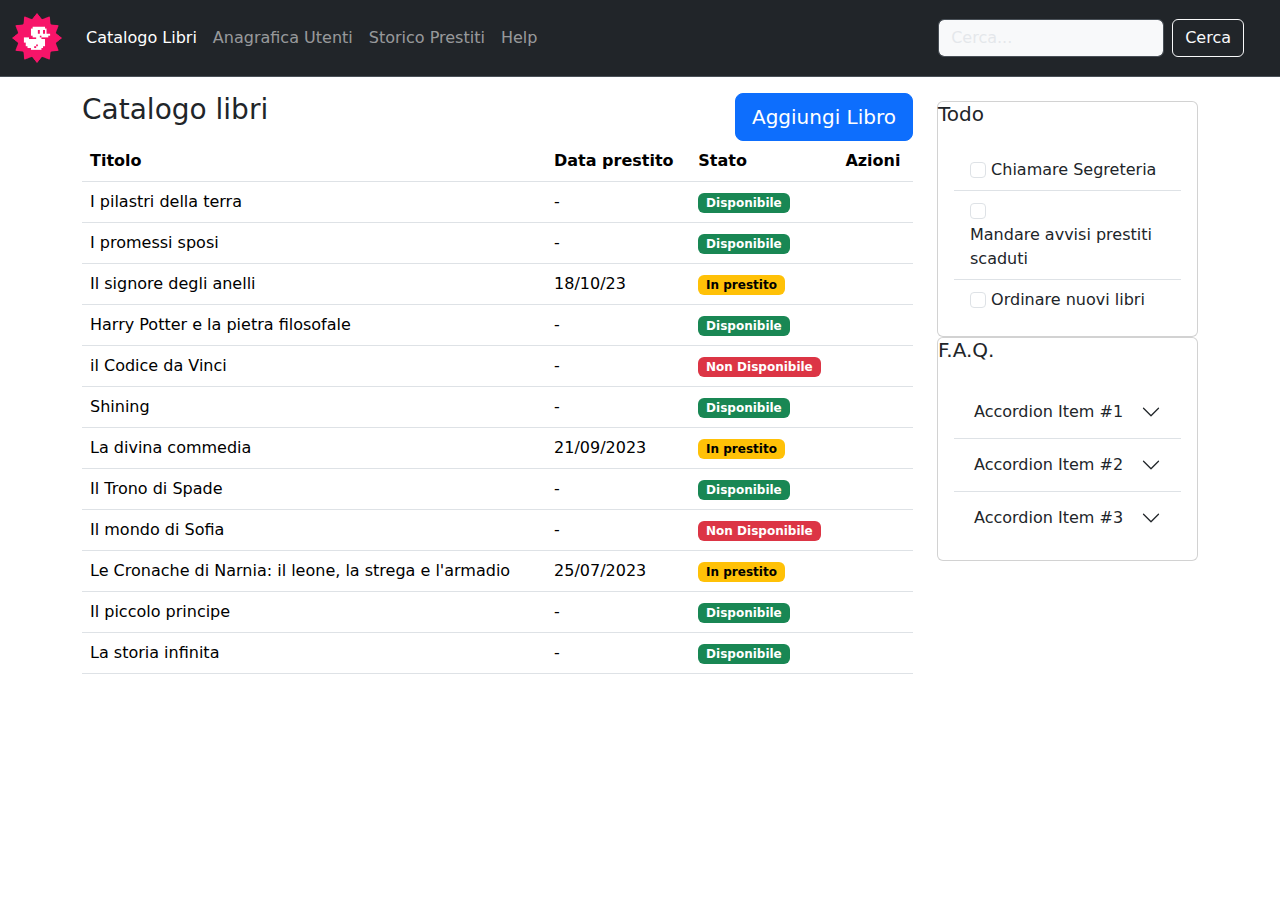
<file: index.html>
<!doctype html>
<html lang="en">
  <head>
    <meta charset="utf-8">
    <meta name="viewport" content="width=device-width, initial-scale=1">
    <title>Bootstrap demo</title>
    <link href="https://cdn.jsdelivr.net/npm/bootstrap@5.3.3/dist/css/bootstrap.min.css" rel="stylesheet" integrity="sha384-QWTKZyjpPEjISv5WaRU9OFeRpok6YctnYmDr5pNlyT2bRjXh0JMhjY6hW+ALEwIH" crossorigin="anonymous">
  </head>
  <body>

    <header>
        <nav class="navbar navbar-expand-xl bg-dark border-bottom border-body" data-bs-theme="dark">
            <div class="container-fluid">
                <a class="navbar-brand" href="#"    >
                    <img src="img/duck.png" alt="pink duck logo" width="50" height="50" class="d-inline-block align-text-center">
                </a>
            <div class="collapse navbar-collapse" id="navbarSupportedContent">
                <ul class="navbar-nav me-auto mb-2 mb-lg-0">
                <li class="nav-item">
                    <a class="nav-link active" aria-current="page" href="#">Catalogo Libri</a>
                </li>
                <li class="nav-item">
                    <a class="nav-link" href="create-user.html">Anagrafica Utenti</a>
                </li>
                <li class="nav-item">
                    <a class="nav-link" href="#">Storico Prestiti</a>
                </li>
                <li class="nav-item">
                    <a class="nav-link" href="#">Help</a>
                </li>
                </ul>
                <form class="d-flex" role="search">
                <input class="form-control me-2 bg-light text-dark" type="search" placeholder="Cerca..." aria-label="Search">
                <button class="btn btn-outline-light" type="submit">Cerca</button>
                </form>
            </div>
            <div class="collapse" id="navbarToggleExternalContent" data-bs-theme="dark" >
                <div class="bg-dark p-4">
                  <h5 class="text-body-emphasis h4">Collapsed content</h5>
                  <span class="text-body-secondary">Toggleable via the navbar brand.</span>
                </div>
              </div>
              <nav class="navbar navbar-dark bg-dark">
                <div class="container-fluid">
                  <button class="navbar-toggler" type="button" data-bs-toggle="collapse" data-bs-target="#navbarToggleExternalContent" aria-controls="navbarToggleExternalContent" aria-expanded="false" aria-label="Toggle navigation">
                    <span class="navbar-toggler-icon"></span>
                  </button>
                </div>
              </nav>
            </div>
        </nav>
    </header>

    <div class="container">
        <div class="row">

            <main class="col-12 col-xl-9 py-3">
                <div class="d-flex justify-content-between">
                    <h3>Catalogo libri</h3>
                    <button type="button" class="btn btn-primary btn-lg">Aggiungi Libro</button>
                </div>

                <div class="table">
                    <table class="table">
                        <thead>
                          <tr>
                            <th scope="col">Titolo</th>
                            <th scope="col">Data prestito</th>
                            <th scope="col">Stato</th>
                            <th scope="col">Azioni</th>
                          </tr>
                        </thead>
                        <tbody>
                          <tr>
                            <td>I pilastri della terra</td>
                            <td>-</td>
                            <td><span class="badge text-bg-success">Disponibile</span></td>
                            <td></td>
                          </tr>
                          <tr>
                            <td>I promessi sposi</td>
                            <td>-</td>
                            <td><span class="badge text-bg-success">Disponibile</span></td>
                            <td></td>
                          </tr>
                          <tr>
                            <td>Il signore degli anelli</td>
                            <td>18/10/23</td>
                            <td><span class="badge text-bg-warning">In prestito</span></td>
                            <td></td>
                          </tr>
                          <tr>
                            <td>Harry Potter e la pietra filosofale</td>
                            <td>-</td>
                            <td><span class="badge text-bg-success">Disponibile</span></td>
                            <td></td>
                          </tr>
                          <tr>
                            <td>il Codice da Vinci</td>
                            <td>-</td>
                            <td><span class="badge text-bg-danger">Non Disponibile</span></td>
                            <td></td>
                          </tr>
                          <tr>
                            <td>Shining</td>
                            <td>-</td>
                            <td><span class="badge text-bg-success">Disponibile</span></td>
                            <td></td>
                          </tr>
                          <tr>
                            <td>La divina commedia</td>
                            <td>21/09/2023</td>
                            <td><span class="badge text-bg-warning">In prestito</span></td>
                            <td></td>
                          </tr>
                          <tr>
                            <td>Il Trono di Spade</td>
                            <td>-</td>
                            <td><span class="badge text-bg-success">Disponibile</span></td>
                            <td></td>
                          </tr>
                          <tr>
                            <td>Il mondo di Sofia</td>
                            <td>-</td>
                            <td><span class="badge text-bg-danger">Non Disponibile</span></td>
                            <td></td>
                          </tr>
                          <tr>
                            <td>Le Cronache di Narnia: il leone, la strega e l'armadio</td>
                            <td>25/07/2023</td>
                            <td><span class="badge text-bg-warning">In prestito</span></td>
                            <td></td>
                          </tr>
                          <tr>
                            <td>Il piccolo principe</td>
                            <td>-</td>
                            <td><span class="badge text-bg-success">Disponibile</span></td>
                            <td></td>
                          </tr>
                          <tr>
                            <td>La storia infinita</td>
                            <td>-</td>
                            <td><span class="badge text-bg-success">Disponibile</span></td>
                            <td></td>
                          </tr>
                        </tbody>
                      </table>
                </div>
            </main>

            <aside class="col-12 col-xl-3 g-4">
                <div class="card">
                    <h5 class="card-title">Todo</h5>
                        <div class="card-body">
                            <ul class="list-group list-group-flush">
                                <li class="list-group-item">
                                    <input class="form-check-input" type="checkbox" value="" id="flexCheckDefault">
                                    <label class="form-check-label" for="flexCheckDefault">
                                        Chiamare Segreteria
                                    </label>
                                </li>
                                <li class="list-group-item">
                                    <input class="form-check-input" type="checkbox" value="" id="flexCheckDefault">
                                    <label class="form-check-label" for="flexCheckDefault">
                                        Mandare avvisi prestiti scaduti
                                    </label>
                                </li>
                                <li class="list-group-item">
                                    <input class="form-check-input" type="checkbox" value="" id="flexCheckDefault">
                                    <label class="form-check-label" for="flexCheckDefault">
                                        Ordinare nuovi libri
                                    </label>
                                </li>
                            </ul>
                        </div>
                </div>

                    <div class="card">
                        <h5 class="card-title">F.A.Q.</h5>
                            <div class="card-body">
                                <div class="accordion accordion-flush" id="accordionFlushExample">
                                    <div class="accordion-item">
                                    <h2 class="accordion-header">
                                        <button class="accordion-button collapsed" type="button" data-bs-toggle="collapse" data-bs-target="#flush-collapseOne" aria-expanded="false" aria-controls="flush-collapseOne">
                                        Accordion Item #1
                                        </button>
                                    </h2>
                                    <div id="flush-collapseOne" class="accordion-collapse collapse" data-bs-parent="#accordionFlushExample">
                                        <div class="accordion-body">Placeholder content for this accordion, which is intended to demonstrate the <code>.accordion-flush</code> class. This is the first item's accordion body.</div>
                                    </div>
                                    </div>
                                    <div class="accordion-item">
                                    <h2 class="accordion-header">
                                        <button class="accordion-button collapsed" type="button" data-bs-toggle="collapse" data-bs-target="#flush-collapseTwo" aria-expanded="false" aria-controls="flush-collapseTwo">
                                        Accordion Item #2
                                        </button>
                                    </h2>
                                    <div id="flush-collapseTwo" class="accordion-collapse collapse" data-bs-parent="#accordionFlushExample">
                                        <div class="accordion-body">Placeholder content for this accordion, which is intended to demonstrate the <code>.accordion-flush</code> class. This is the second item's accordion body. Let's imagine this being filled with some actual content.</div>
                                    </div>
                                    </div>
                                    <div class="accordion-item">
                                    <h2 class="accordion-header">
                                        <button class="accordion-button collapsed" type="button" data-bs-toggle="collapse" data-bs-target="#flush-collapseThree" aria-expanded="false" aria-controls="flush-collapseThree">
                                        Accordion Item #3
                                        </button>
                                    </h2>
                                    <div id="flush-collapseThree" class="accordion-collapse collapse" data-bs-parent="#accordionFlushExample">
                                        <div class="accordion-body">Placeholder content for this accordion, which is intended to demonstrate the <code>.accordion-flush</code> class. This is the third item's accordion body. Nothing more exciting happening here in terms of content, but just filling up the space to make it look, at least at first glance, a bit more representative of how this would look in a real-world application.</div>
                                    </div>
                                </div>
                            </div>
                    </div>
            </aside>

        </div>
    </div>  
    
    <script src="https://cdn.jsdelivr.net/npm/bootstrap@5.3.3/dist/js/bootstrap.bundle.min.js" integrity="sha384-YvpcrYf0tY3lHB60NNkmXc5s9fDVZLESaAA55NDzOxhy9GkcIdslK1eN7N6jIeHz" crossorigin="anonymous"></script>
  </body>
</html>
</file>
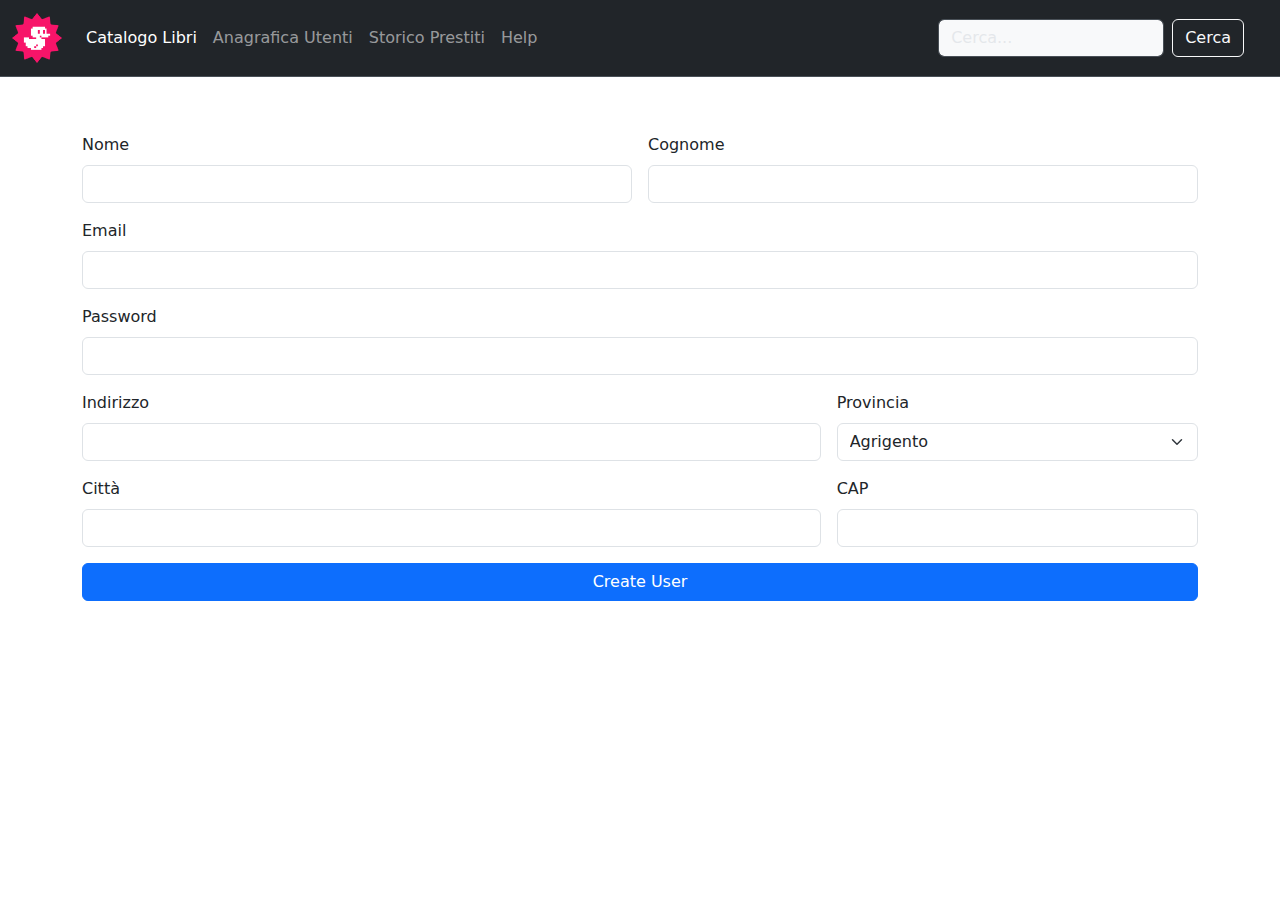
<file: create-user.html>
<!doctype html>
<html lang="en">
  <head>
    <meta charset="utf-8">
    <meta name="viewport" content="width=device-width, initial-scale=1">
    <title>Bootstrap demo</title>
    <link href="https://cdn.jsdelivr.net/npm/bootstrap@5.3.3/dist/css/bootstrap.min.css" rel="stylesheet" integrity="sha384-QWTKZyjpPEjISv5WaRU9OFeRpok6YctnYmDr5pNlyT2bRjXh0JMhjY6hW+ALEwIH" crossorigin="anonymous">
  </head>
  <body>

    <header>
        <nav class="navbar navbar-expand-xl bg-dark border-bottom border-body" data-bs-theme="dark">
            <div class="container-fluid">
                <a class="navbar-brand" href="#"    >
                    <img src="img/duck.png" alt="pink duck logo" width="50" height="50" class="d-inline-block align-text-center">
                </a>
            <div class="collapse navbar-collapse" id="navbarSupportedContent">
                <ul class="navbar-nav me-auto mb-2 mb-lg-0">
                <li class="nav-item">
                    <a class="nav-link active" aria-current="page" href="index.html">Catalogo Libri</a>
                </li>
                <li class="nav-item">
                    <a class="nav-link" href="#">Anagrafica Utenti</a>
                </li>
                <li class="nav-item">
                    <a class="nav-link" href="#">Storico Prestiti</a>
                </li>
                <li class="nav-item">
                    <a class="nav-link" href="#">Help</a>
                </li>
                </ul>
                <form class="d-flex" role="search">
                <input class="form-control me-2 bg-light text-dark" type="search" placeholder="Cerca..." aria-label="Search">
                <button class="btn btn-outline-light" type="submit">Cerca</button>
                </form>
            </div>
            <div class="collapse" id="navbarToggleExternalContent" data-bs-theme="dark" >
                <div class="bg-dark p-4">
                  <h5 class="text-body-emphasis h4">Collapsed content</h5>
                  <span class="text-body-secondary">Toggleable via the navbar brand.</span>
                </div>
              </div>
              <nav class="navbar navbar-dark bg-dark">
                <div class="container-fluid">
                  <button class="navbar-toggler" type="button" data-bs-toggle="collapse" data-bs-target="#navbarToggleExternalContent" aria-controls="navbarToggleExternalContent" aria-expanded="false" aria-label="Toggle navigation">
                    <span class="navbar-toggler-icon"></span>
                  </button>
                </div>
              </nav>
            </div>
        </nav>
    </header>
    
    <main>

        <div class="container pt-2">

            <form class="row g-3">
                <div class="col-md-6 pt-5">
                    <label for="name" class="form-label">Nome</label>
                    <input type="text" class="form-control" id="name" required> 
                </div>

                <div class="col-md-6 pt-5">
                    <label for="surname" class="form-label">Cognome</label>
                    <input type="text" class="form-control" id="surname" required>
                </div>

                <div class="col-12">
                  <label for="email" class="form-label">Email</label>
                  <input type="email" class="form-control" id="email" required>
                </div>

                <div class="col-12">
                  <label for="password" class="form-label">Password</label>
                  <input type="password" class="form-control" id="password" required>
                </div>
               
                <div class="col-8">
                  <label for="address" class="form-label">Indirizzo</label>
                  <input type="text" class="form-control" id="address">
                </div>
                
                <div class="col-4"> 
                    <label for="provincia" class="form-label">Provincia</label>
                    <select id="provincia" class="form-select">
                        <option value="AG">Agrigento</option>
                        <option value="AL">Alessandria</option>
                        <option value="AN">Ancona</option>
                        <option value="AO">Aosta</option>
                        <option value="AR">Arezzo</option>
                        <option value="AP">Ascoli Piceno</option>
                        <option value="AT">Asti</option>
                        <option value="AV">Avellino</option>
                        <option value="BA">Bari</option>
                        <option value="BT">Barletta-Andria-Trani</option>
                        <option value="BL">Belluno</option>
                        <option value="BN">Benevento</option>
                        <option value="BG">Bergamo</option>
                        <option value="BI">Biella</option>
                        <option value="BO">Bologna</option>
                        <option value="BZ">Bolzano</option>
                        <option value="BS">Brescia</option>
                        <option value="BR">Brindisi</option>
                        <option value="CA">Cagliari</option>
                        <option value="CL">Caltanissetta</option>
                        <option value="CB">Campobasso</option>
                        <option value="CE">Caserta</option>
                        <option value="CT">Catania</option>
                        <option value="CZ">Catanzaro</option>
                        <option value="CH">Chieti</option>
                        <option value="CO">Como</option>
                        <option value="CS">Cosenza</option>
                        <option value="CR">Cremona</option>
                        <option value="KR">Crotone</option>
                        <option value="CN">Cuneo</option>
                        <option value="EN">Enna</option>
                        <option value="FM">Fermo</option>
                        <option value="FE">Ferrara</option>
                        <option value="FI">Firenze</option>
                        <option value="FG">Foggia</option>
                        <option value="FC">Forl&igrave;-Cesena</option>
                        <option value="FR">Frosinone</option>
                        <option value="GE">Genova</option>
                        <option value="GO">Gorizia</option>
                        <option value="GR">Grosseto</option>
                        <option value="IM">Imperia</option>
                        <option value="IS">Isernia</option>
                        <option value="AQ">L'aquila</option>
                        <option value="SP">La spezia</option>
                        <option value="LT">Latina</option>
                        <option value="LE">Lecce</option>
                        <option value="LC">Lecco</option>
                        <option value="LI">Livorno</option>
                        <option value="LO">Lodi</option>
                        <option value="LU">Lucca</option>
                        <option value="MC">Macerata</option>
                        <option value="MN">Mantova</option>
                        <option value="MS">Massa-Carrara</option>
                        <option value="MT">Matera</option>
                        <option value="ME">Messina</option>
                        <option value="MI">Milano</option>
                        <option value="MO">Modena</option>
                        <option value="MB">Monza e Brianza</option>
                        <option value="NA">Napoli</option>
                        <option value="NO">Novara</option>
                        <option value="NU">Nuoro</option>
                        <option value="OR">Oristano</option>
                        <option value="PD">Padova</option>
                        <option value="PA">Palermo</option>
                        <option value="PR">Parma</option>
                        <option value="PV">Pavia</option>
                        <option value="PG">Perugia</option>
                        <option value="PU">Pesaro e Urbino</option>
                        <option value="PE">Pescara</option>
                        <option value="PC">Piacenza</option>
                        <option value="PI">Pisa</option>
                        <option value="PT">Pistoia</option>
                        <option value="PN">Pordenone</option>
                        <option value="PZ">Potenza</option>
                        <option value="PO">Prato</option>
                        <option value="RG">Ragusa</option>
                        <option value="RA">Ravenna</option>
                        <option value="RC">Reggio Calabria</option>
                        <option value="RE">Reggio Emilia</option>
                        <option value="RI">Rieti</option>
                        <option value="RN">Rimini</option>
                        <option value="RM">Roma</option>
                        <option value="RO">Rovigo</option>
                        <option value="SA">Salerno</option>
                        <option value="SS">Sassari</option>
                        <option value="SV">Savona</option>
                        <option value="SI">Siena</option>
                        <option value="SR">Siracusa</option>
                        <option value="SO">Sondrio</option>
                        <option value="SU">Sud Sardegna</option>
                        <option value="TA">Taranto</option>
                        <option value="TE">Teramo</option>
                        <option value="TR">Terni</option>
                        <option value="TO">Torino</option>
                        <option value="TP">Trapani</option>
                        <option value="TN">Trento</option>
                        <option value="TV">Treviso</option>
                        <option value="TS">Trieste</option>
                        <option value="UD">Udine</option>
                        <option value="VA">Varese</option>
                        <option value="VE">Venezia</option>
                        <option value="VB">Verbano-Cusio-Ossola</option>
                        <option value="VC">Vercelli</option>
                        <option value="VR">Verona</option>
                        <option value="VV">Vibo valentia</option>
                        <option value="VI">Vicenza</option>
                        <option value="VT">Viterbo</option>
                      </select>
                  </div>

                <div class="col-md-8">
                  <label for="city" class="form-label">Città</label>
                  <input type="text" class="form-control" id="city">
                </div>

                <div class="col-md-4">
                  <label for="zip" class="form-label">CAP</label>
                  <input type="text" class="form-control" id="zip">
                </div>
              </form>
              
              <div class="d-grid py-3 gap-2">
                <button class="btn btn-primary" type="button">Create User</button>
            </div>
        </div>
    </main>
    
    <script src="https://cdn.jsdelivr.net/npm/bootstrap@5.3.3/dist/js/bootstrap.bundle.min.js" integrity="sha384-YvpcrYf0tY3lHB60NNkmXc5s9fDVZLESaAA55NDzOxhy9GkcIdslK1eN7N6jIeHz" crossorigin="anonymous"></script>
  </body>
</html>
</file>
